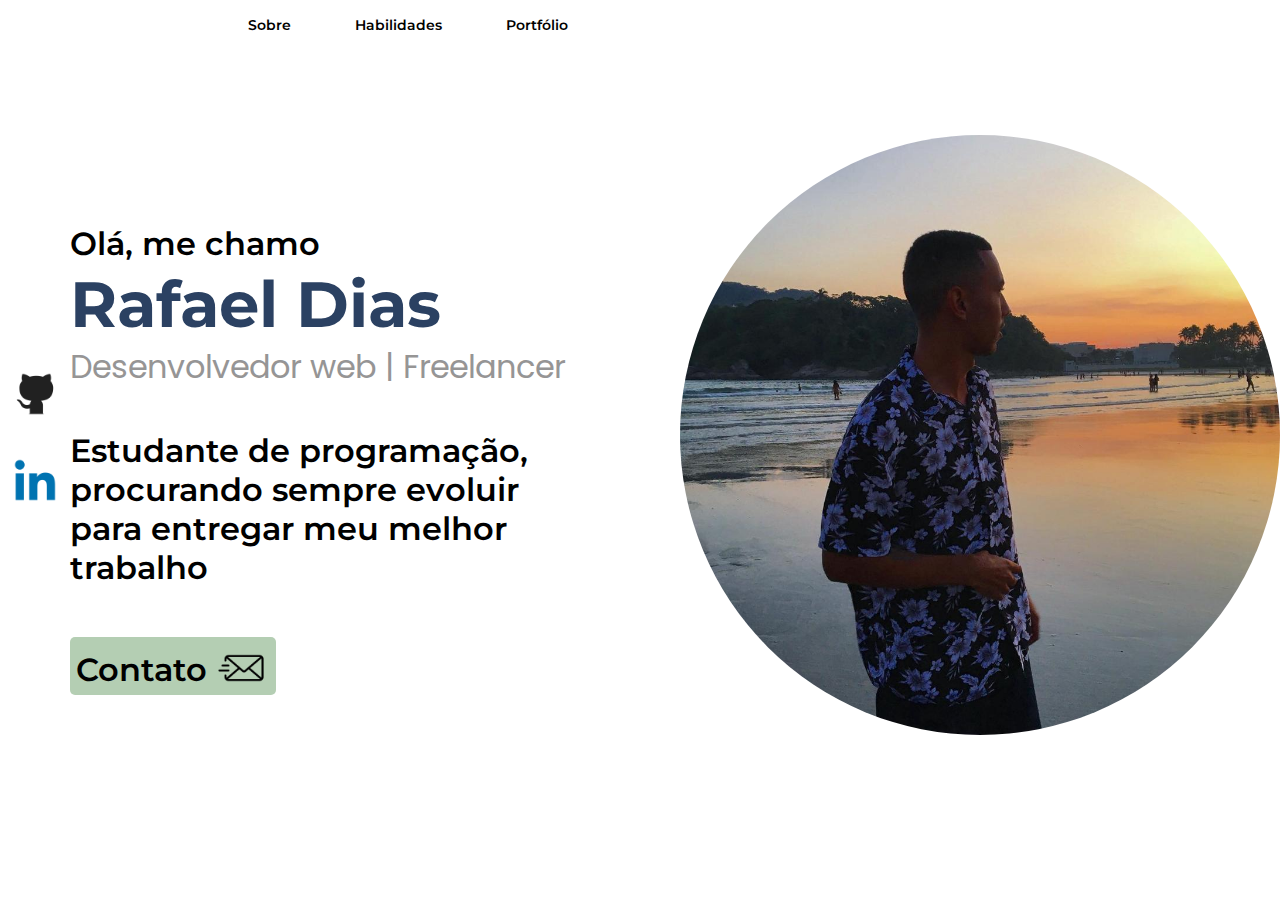
<file: index.html>
<!DOCTYPE html>
<html lang="en">
<head>
    <meta charset="UTF-8">
    <meta http-equiv="X-UA-Compatible" content="IE=edge">
    <meta name="viewport" content="width=device-width, initial-scale=1.0">
    <title>Rafael Dias - Portfólio</title>
    <link rel="stylesheet" href="style.css">
    <link rel="preconnect" href="https://fonts.googleapis.com">
    <link rel="preconnect" href="https://fonts.gstatic.com" crossorigin>
    <link href="https://fonts.googleapis.com/css2?family=Montserrat:wght@300;600&family=Poppins:ital,wght@1,100&display=swap" rel="stylesheet">
    <link rel="preconnect" href="https://fonts.googleapis.com">
    <link rel="preconnect" href="https://fonts.gstatic.com" crossorigin>
    <link href="https://fonts.googleapis.com/css2?family=Poppins:ital,wght@0,300;0,500;0,600;1,100&display=swap" rel="stylesheet">

    <link rel="shortcut icon" href="imgs/icons8-em-espiral-ligado-livreto-48.png" type="image/x-icon">
    
</head>
<body>

    <header>

        <nav>
            <a href="me/me.html">Sobre</a>
            <a href="skills/skills.html">Habilidades</a>
            <a href="port/port.html">Portfólio</a>
        </nav>

    </header>

    <div class="container">
        <aside>
            <div class="github"><a href="https://github.com/Raffaew" target="_blank"><img src="imgs/github.png" alt="github" width="50px"></a></div>

            <div class="linkedin"><a href="https://www.linkedin.com/in/raffaew/" target="_blank"><img src="imgs/linkedin.png" alt="linkedin" width="50px"></a></div>
        </aside>
        
        <main>

            <div class="home">
                <p>Olá, me chamo</p>
                <h1>Rafael Dias</h1>
                <span>Desenvolvedor web | Freelancer</span>
                <p>Estudante de programação, procurando sempre evoluir para entregar meu melhor trabalho</p>
                <a href="mailto:raffa96dias@gmail.com">Contato <img src="imgs/e-mail.png" alt="email" width="50px"></a> 
            </div>


            <section>
               <div class="img">
              <img src="imgs/rafa.jpeg" alt="rafa">
              
            </div>  

            </section>
             
          
        </main>
    </div>
    
</body>
</html>
</file>
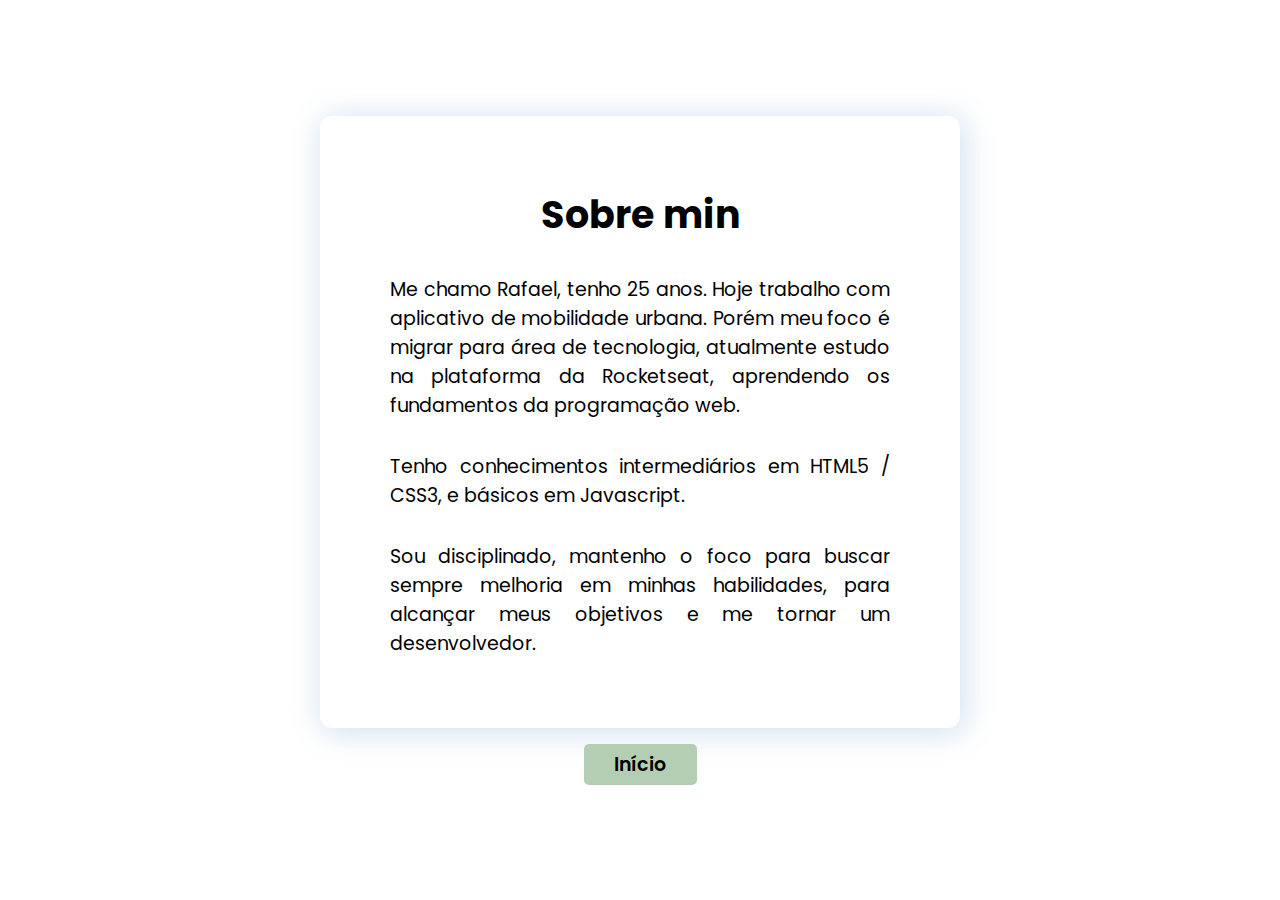
<file: me/me.html>
<!DOCTYPE html>
<html lang="en">
<head>
    <meta charset="UTF-8">
    <meta http-equiv="X-UA-Compatible" content="IE=edge">
    <meta name="viewport" content="width=device-width, initial-scale=1.0">
    <title>Sobre min</title>
    <link rel="stylesheet" href="me.css">
    <link rel="preconnect" href="https://fonts.googleapis.com">
    <link rel="preconnect" href="https://fonts.gstatic.com" crossorigin>
    <link href="https://fonts.googleapis.com/css2?family=Poppins:wght@400;500&display=swap" rel="stylesheet">
    <link rel="shortcut icon" href="imgs/icons8-em-espiral-ligado-livreto-48.png" type="image/x-icon">
</head>
<body>
    <div class="container">
        <h1>Sobre min</h1>
        <p>Me chamo Rafael, tenho 25 anos. Hoje trabalho com aplicativo de mobilidade urbana. Porém meu foco é migrar para área de tecnologia, atualmente estudo na plataforma da Rocketseat, aprendendo os fundamentos da programação web. 
        <p>Tenho conhecimentos intermediários em HTML5 / CSS3, e básicos em Javascript. </p> 
        <p>Sou disciplinado, mantenho o foco para buscar sempre melhoria em minhas habilidades, para alcançar meus objetivos e me tornar um desenvolvedor.</p>
    </div>
   <a href="https://raffaew.github.io/Portfolio/">Início</a>
</body>
</html>
</file>
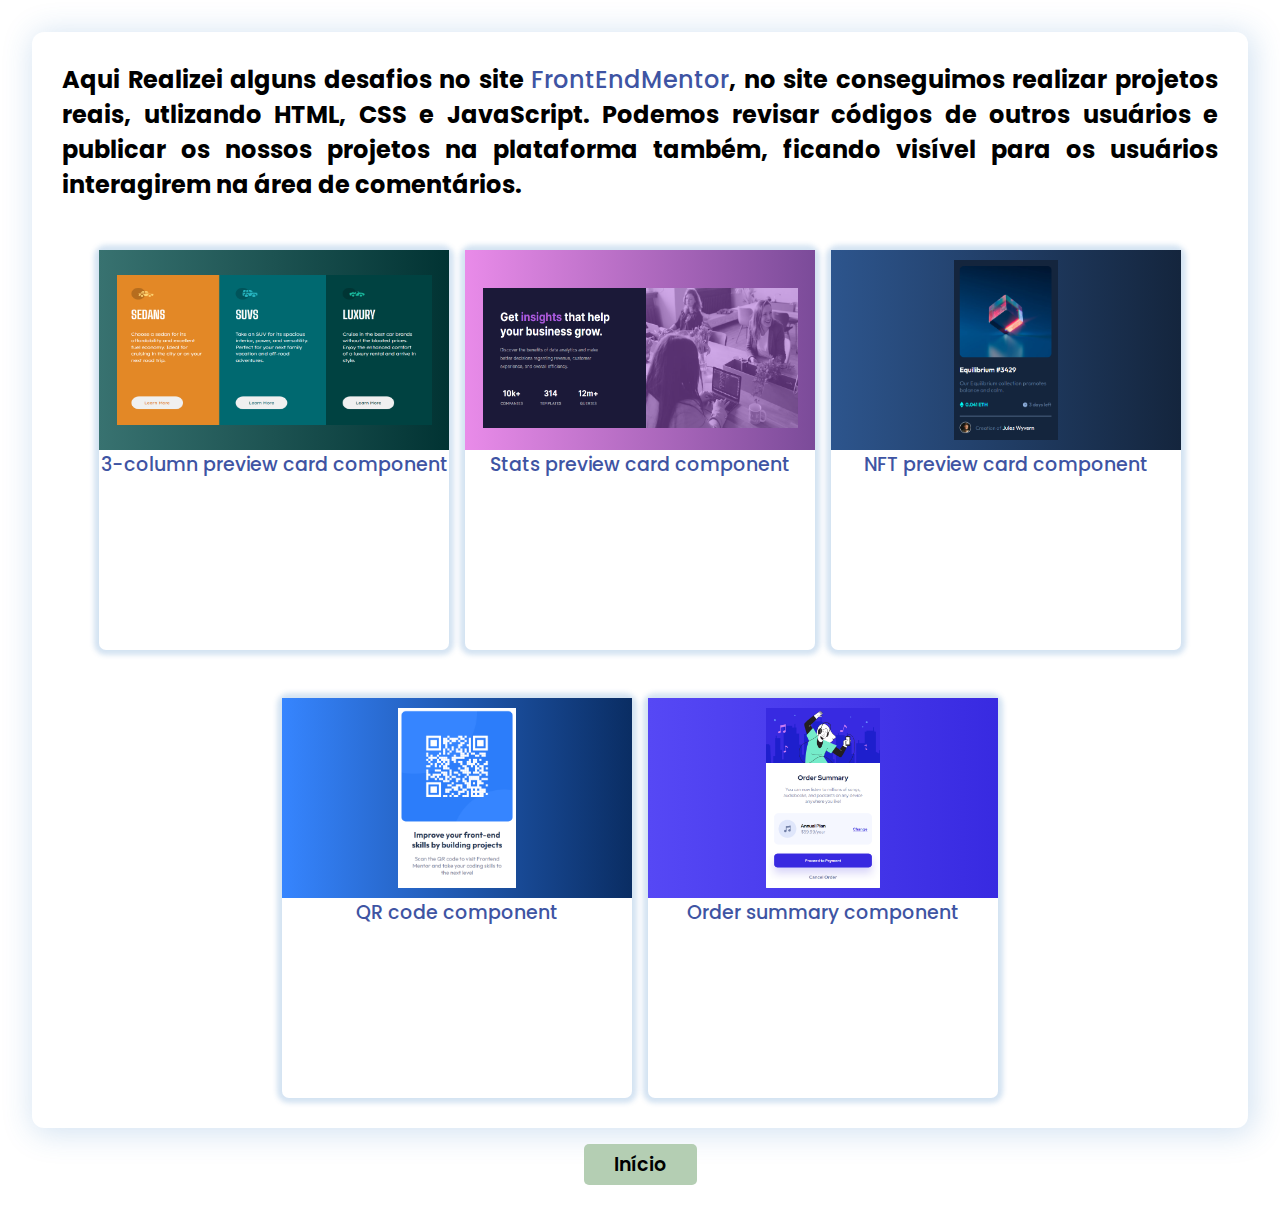
<file: port/port.html>
<!DOCTYPE html>
<html lang="en">
<head>
    <meta charset="UTF-8">
    <meta http-equiv="X-UA-Compatible" content="IE=edge">
    <meta name="viewport" content="width=device-width, initial-scale=1.0">
    <title>Portifólio</title>
    <link rel="stylesheet" href="port.css">
    <link rel="shortcut icon" href="imgs/icons8-em-espiral-ligado-livreto-48.png" type="image/x-icon">
    <link href="https://fonts.googleapis.com/css2?family=Poppins:wght@400;500&display=swap" rel="stylesheet">
  
</head>
<body>

 <div class="container">
  <div class="span">
    <h1>Aqui Realizei alguns desafios no site <a href="www.frontendmentor.io">FrontEndMentor</a>, no site conseguimos realizar projetos reais, utlizando HTML, CSS e JavaScript. Podemos revisar códigos de outros usuários e publicar os nossos projetos na plataforma também, ficando visível para os usuários interagirem na área de comentários.</h1>
  </div>
  <div class="part1">
    <div class="box1">
      <div class="img1"><img src="imgs/3-column preview card component.png" height="150px" alt="">
       </div>
       <a href="https://raffaew.github.io/FrontEndMentor/3-column-preview-card-component-main/" target="_blank">3-column preview card component</a>
    </div>

    <div class="box2">
      <div class="img2">
        <img src="imgs/Stats preview card component.png" height="140px" alt="">
      </div>
      <a href="https://raffaew.github.io/FrontEndMentor/stats-preview-card-component-main/" target="_blank">Stats preview card component</a>
    </div>

    <div class="box3">
      <div class="img3"><img src="imgs/NFT preview card component.png" alt=""></div>
    <a href="https://raffaew.github.io/FrontEndMentor/nft-preview-card-component-main/" target="_blank">NFT preview card component</a>
  </div>
  
  </div>
  <div class="part2">
    <div class="box4">
      <div class="img4"><img src="imgs/QR code component.png" alt=""></div>
    <a href="https://raffaew.github.io/FrontEndMentor/qr-code-component-main/" target="_blank">QR code component</a>
  </div>
    <div class="box5"> 
      <div class="img5"><img src="imgs/Order summary component.png" alt=""></div>
    <a href="https://raffaew.github.io/FrontEndMentor/order-summary-component-main/" target="_blank">Order summary component</a>
  </div>
     </div>
  </div>

    <a class="link" id="link" href="https://raffaew.github.io/Portfolio/">Início</a> 

</body>
</html>
</file>
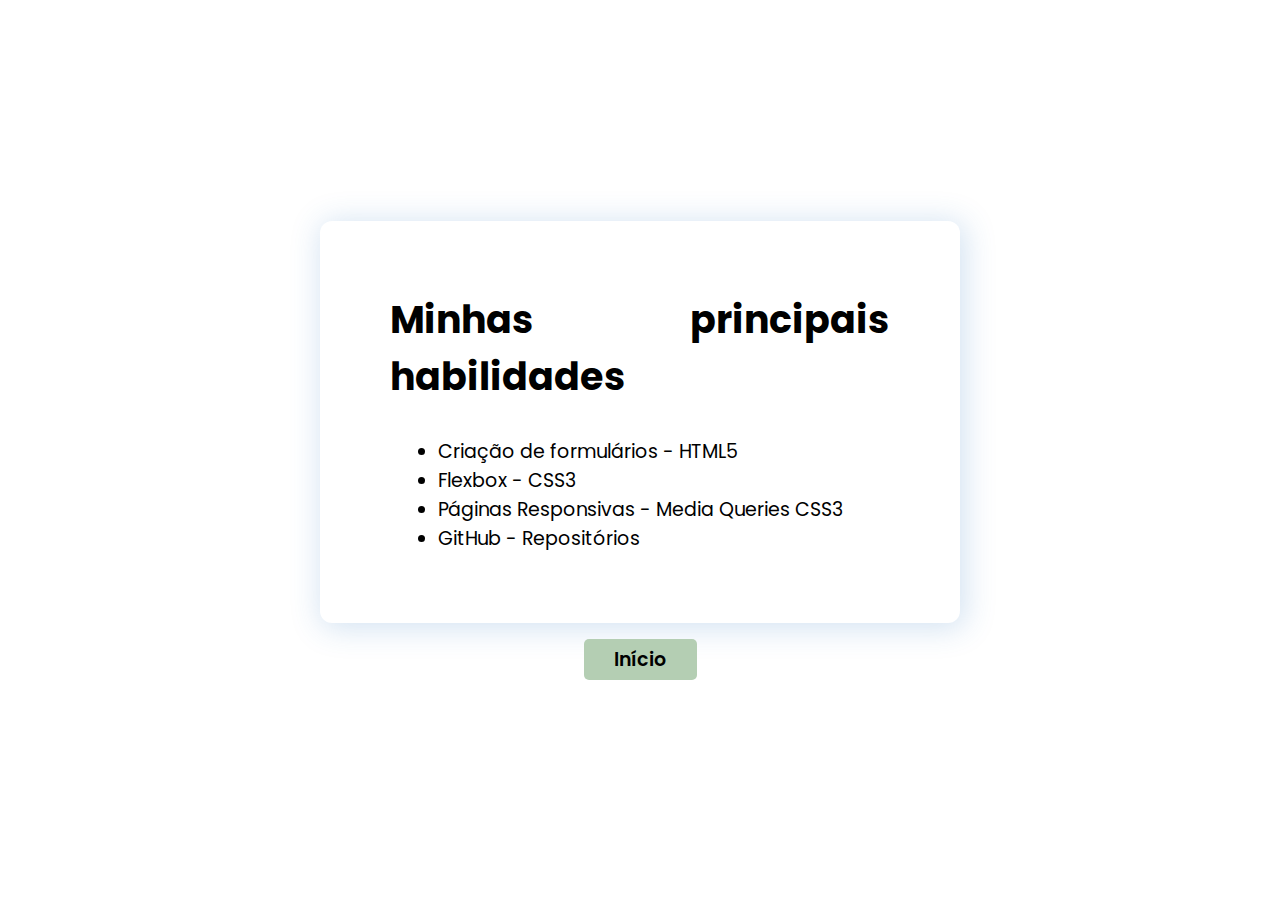
<file: skills/skills.html>
<!DOCTYPE html>
<html lang="en">
<head>
    <meta charset="UTF-8">
    <meta http-equiv="X-UA-Compatible" content="IE=edge">
    <meta name="viewport" content="width=device-width, initial-scale=1.0">
    <title>Habilidades</title>
    <link rel="stylesheet" href="/skills/skill.css">
    <link href="https://fonts.googleapis.com/css2?family=Poppins:wght@400;500&display=swap" rel="stylesheet">
    <link rel="shortcut icon" href="imgs/icons8-em-espiral-ligado-livreto-48.png" type="image/x-icon">
    
</head>
<body>

    <div class="container">
        <h1>Minhas principais habilidades</h1>
        <ul>
            <li>Criação de formulários - HTML5</li>
            <li>Flexbox - CSS3</li>
            <li>Páginas Responsivas - Media Queries CSS3</li>
            <li>GitHub - Repositórios</li>
        </ul>
    </div>
    
    <a href="/index.html">Início</a>
</body>
</html>
</file>
<file: style.css>
* {
    margin: 0;
    padding: 0;
    box-sizing: border-box;
    
}

body {
    display: flex;
    flex-direction: column;
    justify-content: center;
    font-family: 'Montserrat', sans-serif;
}

header nav {
    display: flex;
    align-items: center;
    margin: 1rem 0rem 0rem 11.5rem;
    
}


header nav a {
    display: flex;
    text-decoration: none;
    padding-left: 4rem;
    font-weight: 600;
    font-size: 14px;
    color: black;
    
}

header nav a:hover{
    color:#2a5fad;

}


header nav img {
    margin-bottom: -4px;
    margin-left: 4px;
}


.container {
    display: flex;
    
}


aside, main {
    display: flex;
    height: 90vh;
 
}


aside {
    flex-direction: column;
    gap: 2rem;
    align-items: center;
    justify-content: center;
    flex-basis: 10%;
    
}


.github img{
    -webkit-transition: -webkit-transform .5s ease;
    transition: transform .4s ease;
   
 }

 
.github :hover img{
    -webkit-transform: scale(1);
    transform: scale(1.1);
 }


 .linkedin img{
    -webkit-transition: -webkit-transform .5s ease;
    transition: transform .4s ease;
 }

 
.linkedin :hover img{
    -webkit-transform: scale(1);
    transform: scale(1.1);

 }


 main {
    display: flex;
    align-items:center;
    justify-content: center;
    font-size: 32px;
    gap: 6rem;
    
}


.home{
    flex-basis: 50%;
    display: flex;
    flex-direction: column;
}


.home a {
    text-decoration: none;
    width: 206px;
    border: none;
    padding: 6px;
    border-radius: 5px;
    color: black;
    background: #b4ceb3;
    font-weight: 600;
    transition: 0.3s;
   
}


.home a:hover {
    background: #89a089;

}


.home a img {
    margin-bottom: -12px;
}


.home h1 {
    margin-top: -3rem;
}


main h1 {
    color: #2b4162;

}


span {
    font-family: 'Poppins', sans-serif;
    color: #969595;
    
}


p {
    padding: 40px 0px 50px 0px;
    font-weight: 600;
    color: black;

}


section img {
    width: 600px;
    border-radius: 50%;

}


@media screen and (max-width: 900px ) {

    body {
        overflow: hidden;
    }

    header nav {
        flex-direction: column;
        margin: 0;
    }


    .container {
        flex-direction: column;
    }


    aside {
        flex-direction: row;
        position: relative;
        top: 36vh;
        
    }


    main {
        display: flex;
        flex-direction: column;
        font-size: 20px;
        padding: 10px;
        margin: none;
    }


    .home {
        gap: 5rem;
        
    }

    .home p {
        text-align: center;
    }


    .home h1 {
        margin-top: -7rem;
        text-align: center;
    }


    .home span {
    margin-top: -5.5rem;
    text-align: center;

    }


    .home a {
        width: 100%;
        text-align: center;
        font-size: 20px;
    }

    .home img {
        width: 40px;
    }


    section .img {
        display: none;
        
         }
    
    
  
}
</file>
<file: me/me.css>
* {
    margin: 0;
    padding: 0;
    box-sizing: border-box;

}

body {
    height: 100vh;
    display: flex;
    align-items: center;
    justify-content: center;
    flex-direction: column;
    font-family: 'Poppins', sans-serif;
    text-align: justify;
    font-size: 19px;
}


.container {
    border-radius: 12px;
    box-shadow: 3px 3px 30px 3px rgba(45, 120, 190, 0.205);
    width: 50vw;
    padding: 70px;
    gap: 2rem;
    display: flex;
    justify-content: center; 
    align-items: center;
    flex-direction: column;
   
     
}

h1 {
    text-align: center;

}


a {
    text-decoration: none;
    text-align: center;
    width: 113px;
    border: none;
    padding: 6px;
    margin-top: 1rem;
    border-radius: 5px;
    color: black;
    background: #b4ceb3;
    font-weight: 600;
    transition: 0.3s;
   
}

 a:hover {
    background: #89a089;

}

@media screen and (max-width: 900px ) {


    .container {
        width: 95%;
        padding: 16px;
        font-size: 16px;
        
    }

    h1 {
        font-size: 20px; 
    }

    ul {
        font-size: 16px;
    }


    a {
        font-size: 16px;
    }
}
</file>
<file: port/port.css>
* {
    margin: 0;
    padding: 0;
    box-sizing: border-box;

}

body {
    display: flex;
    margin: 2rem;
    align-items: center;
    justify-content: center;
    flex-direction: column;
    font-family: 'Poppins', sans-serif;
    text-align: justify;
    font-size: 19px;
}


.container {
    border-radius: 12px;
    box-shadow: 3px 3px 30px 3px rgba(45, 120, 190, 0.205);
    width: 95vw;
    padding: 30px;
    gap: 3rem;
    display: flex;
    flex-direction: column;
    justify-content: center;
    align-items: center;
     
}

.span {
    display: flex;
}

.span h1 {
    font-size: 24px;
    text-align: justify;
}

.part1 {
    display: flex;
    gap: 1rem;
    width: 100%;
    justify-content: center;
}

.part2 {
    display: flex;
    gap: 1rem;
    width: 100%;
    justify-content: center;
}


a {
    color:#3E54A3;
    text-decoration: none;
    font-weight: 500;
}


a:hover {
    text-decoration: underline;
}


.box1 {
    display: flex;
    align-items: center;
    flex-direction: column;
    width: 350px;
    height: 400px;
    border-radius: 7px 7px  7px 7px;
    box-shadow: 0px 0px 5px 5px rgba(45, 120, 190, 0.205);
    
}

.img1 {
    display: flex;
    align-items: center;
    justify-content: center;
    width: 100%;
    height: 200px;
    background: linear-gradient(to left, #013333 ,#387270) ;

}


.box1 img {
    width: 90%;

}


.box2 {
    display: flex;
    align-items: center;
    flex-direction: column;
    width: 350px;
    height: 400px;
    box-shadow: 0px 0px 5px 5px rgba(45, 120, 190, 0.205);
    border-radius: 7px 7px  7px 7px;
}

.img2 {
    display: flex;
    align-items: center;
    justify-content: center;
    width: 100%;
    height: 200px;
    background:linear-gradient(to left, #7b4b99, #e98be9)
}


.box2 img {
    width: 90%;
    margin-top: 1rem;
    
}



.box3 {
    display: flex;
    align-items: center;
    flex-direction: column;
    width: 350px;
    height: 400px;
    box-shadow: 0px 0px 5px 5px rgba(45, 120, 190, 0.205);
    border-radius: 7px 7px 7px 7px;

}

.img3 {
    display: flex;
    align-items: center;
    justify-content: center;
    width: 100%;
    height: 200px;
    background:linear-gradient(to left, #14253D, #2d558d)
}


.box3 img {
    height: 90%;
}



.box4 {
    display: flex;
    align-items: center;
    flex-direction: column;
    width: 350px;
    height: 400px;
    border-radius: 7px 7px  7px 7px;
    box-shadow: 0px 0px 5px 5px rgba(45, 120, 190, 0.205);
}


.img4 {
    display: flex;
    align-items: center;
    justify-content: center;
    width: 100%;
    height: 200px;
    background:linear-gradient(to left, #0a2d63, #3685FF)
}


.box4 img {
    height: 90%;

}

.box5 {
    display: flex;
    align-items: center;
    flex-direction: column;
    width: 350px;
    height: 400px;
    border-radius: 7px 7px  7px 7px;
    box-shadow: 0px 0px 5px 5px rgba(45, 120, 190, 0.205);
}


.img5 {
    display: flex;
    align-items: center;
    justify-content: center;
    width: 100%;
    height: 200px;
    background:linear-gradient(to left, #382AE1, #5648f5)
}

.box5 img {
    height: 90%;
   
}

#link {
    text-decoration: none;
    text-align: center;
    width: 113px;
    border: none;
    padding: 6px;
    margin-top: 1rem;
    border-radius: 5px;
    color: black;
    background: #b4ceb3;
    font-weight: 600;
    transition: 0.3s;
   
}

 #link:hover {
    background: #89a089;

}

@media screen and (max-width: 900px ) {
    .part1 {
        flex-direction: column;
        align-items: center;
    }

    .part2 {
        flex-direction: column;
        align-items: center;
    }
}

@media screen and (max-width: 900px ) {
    
    .container {
        padding: 15px;
    }
    .span h1 {
        font-size: 16px;
    }

    a {
        font-size: 16px;
    }
}
</file>
<file: skills/skill.css>
* {
    margin: 0;
    padding: 0;
    box-sizing: border-box;

}

body {
    height: 100vh;
    display: flex;
    align-items: center;
    justify-content: center;
    flex-direction: column;
    font-family: 'Poppins', sans-serif;
    text-align: justify;
    font-size: 19px;
}


.container {
    border-radius: 12px;
    box-shadow: 3px 3px 30px 3px rgba(45, 120, 190, 0.205);
    width: 50vw;
    padding: 70px;
    gap: 2rem;
    display: flex;
    justify-content: center;
    flex-direction: column;
    align-items: center;
     
}


a {
    text-decoration: none;
    text-align: center;
    width: 113px;
    border: none;
    padding: 6px;
    margin-top: 1rem;
    border-radius: 5px;
    color: black;
    background: #b4ceb3;
    font-weight: 600;
    transition: 0.3s;
   
}

 a:hover {
    background: #89a089;

}

@media screen and (max-width: 900px ) {

    .container {
        width: 95%;
        
    }
    h1 {
        font-size: 20px;
        text-align: center;
    }

    ul {
        font-size: 16px;
    }

    a {
        font-size: 16px;
    }
}
</file>
